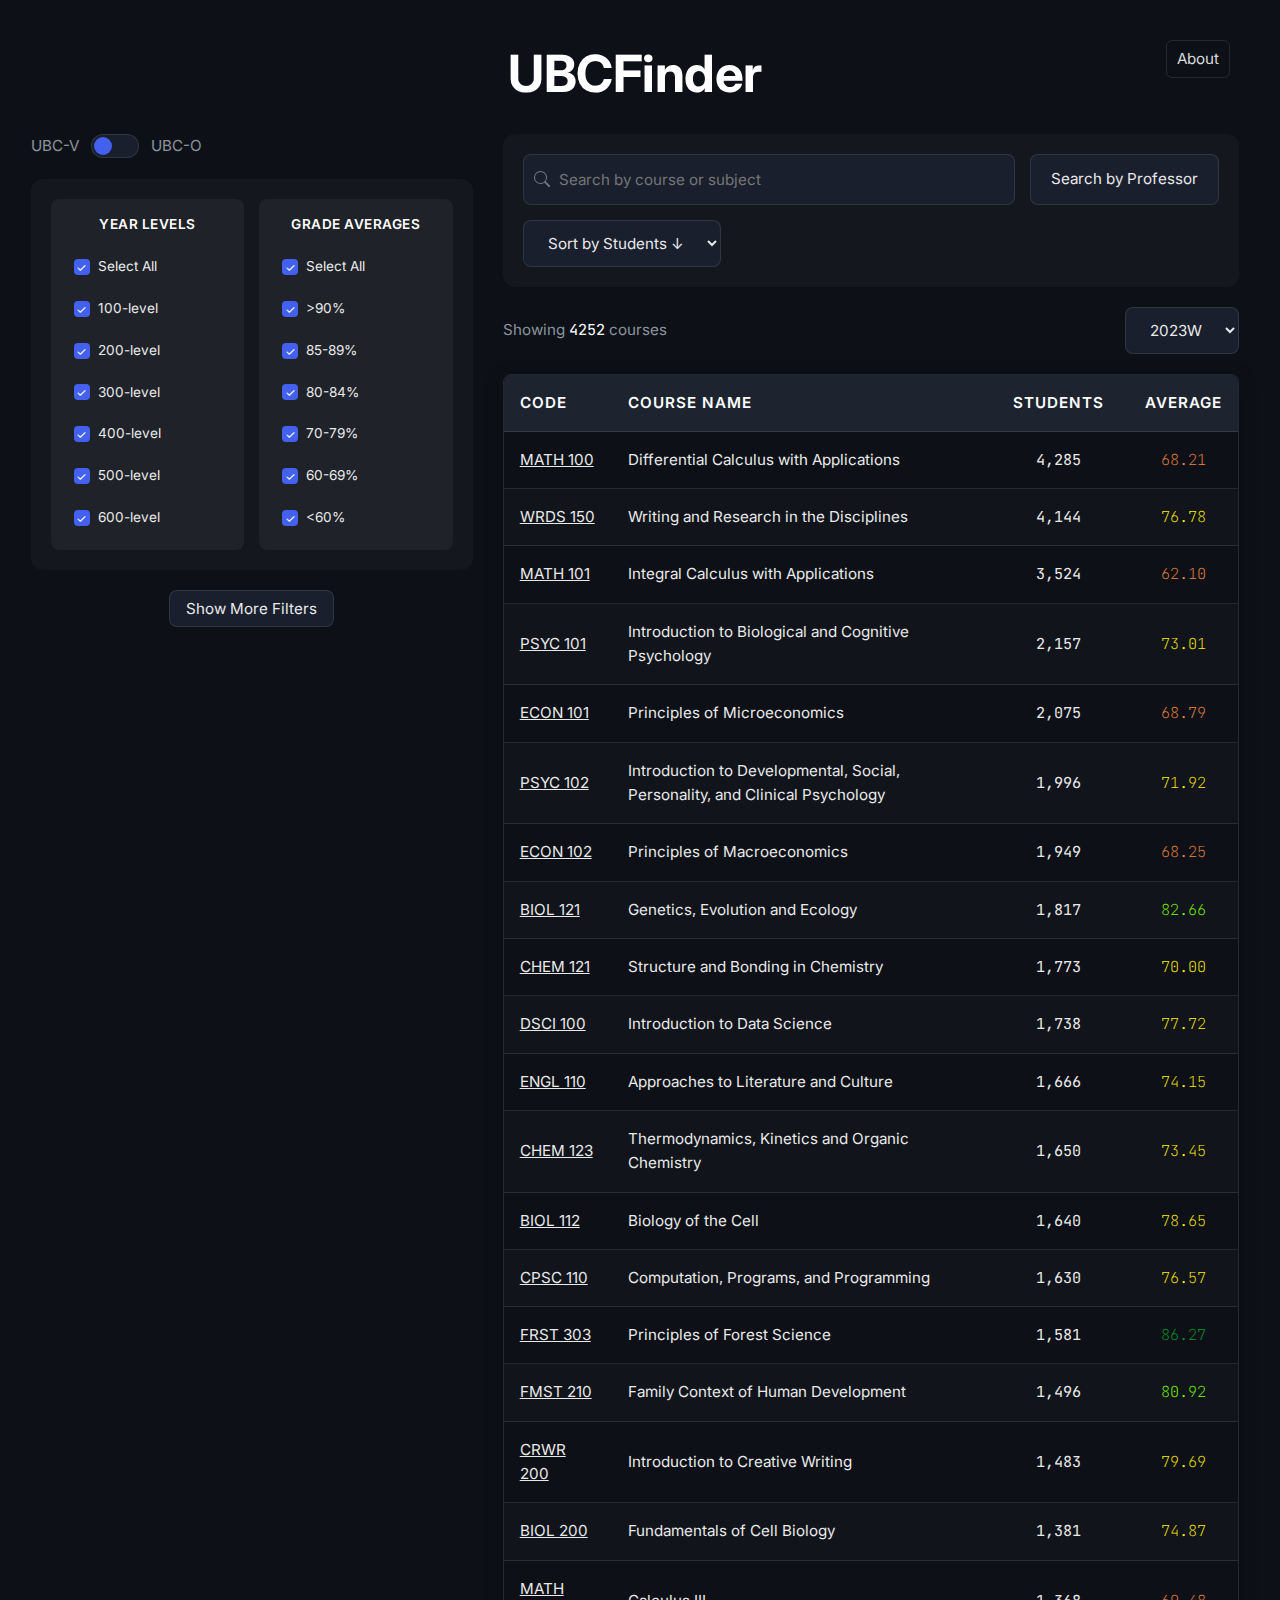
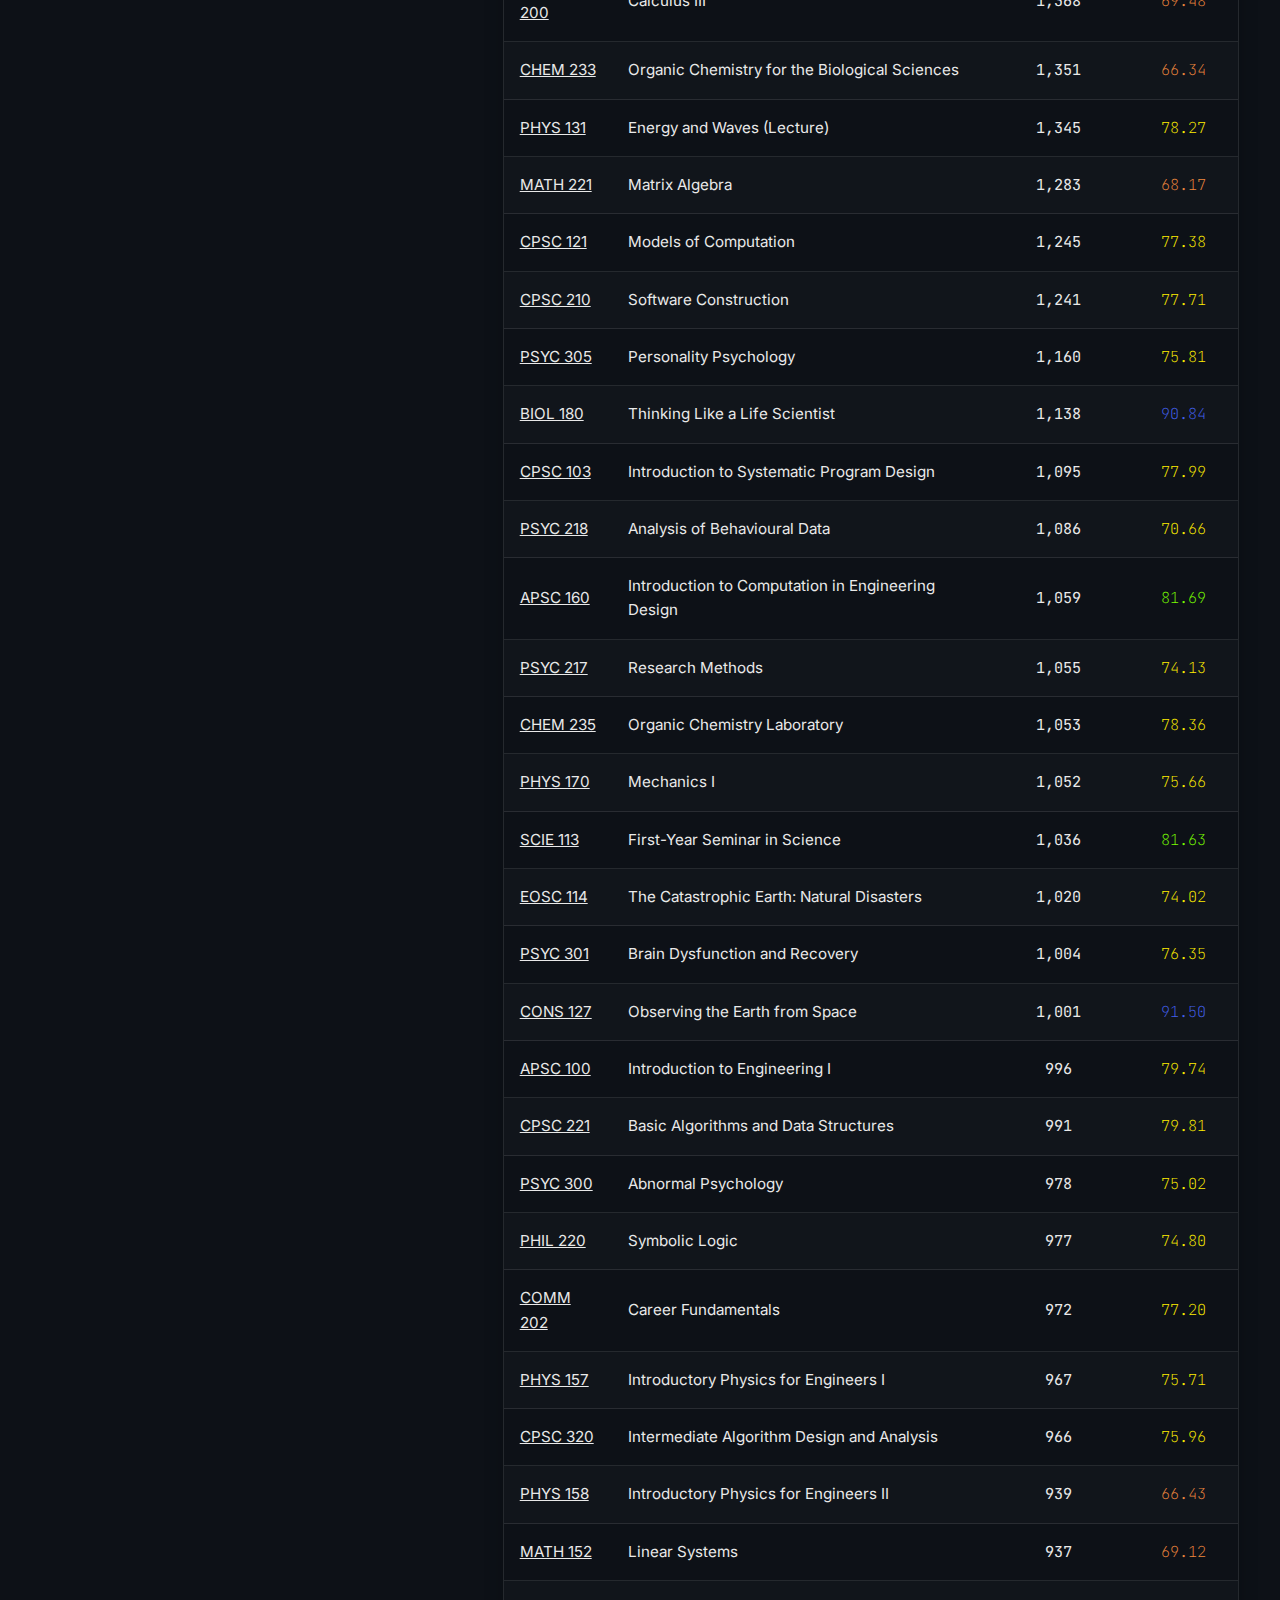
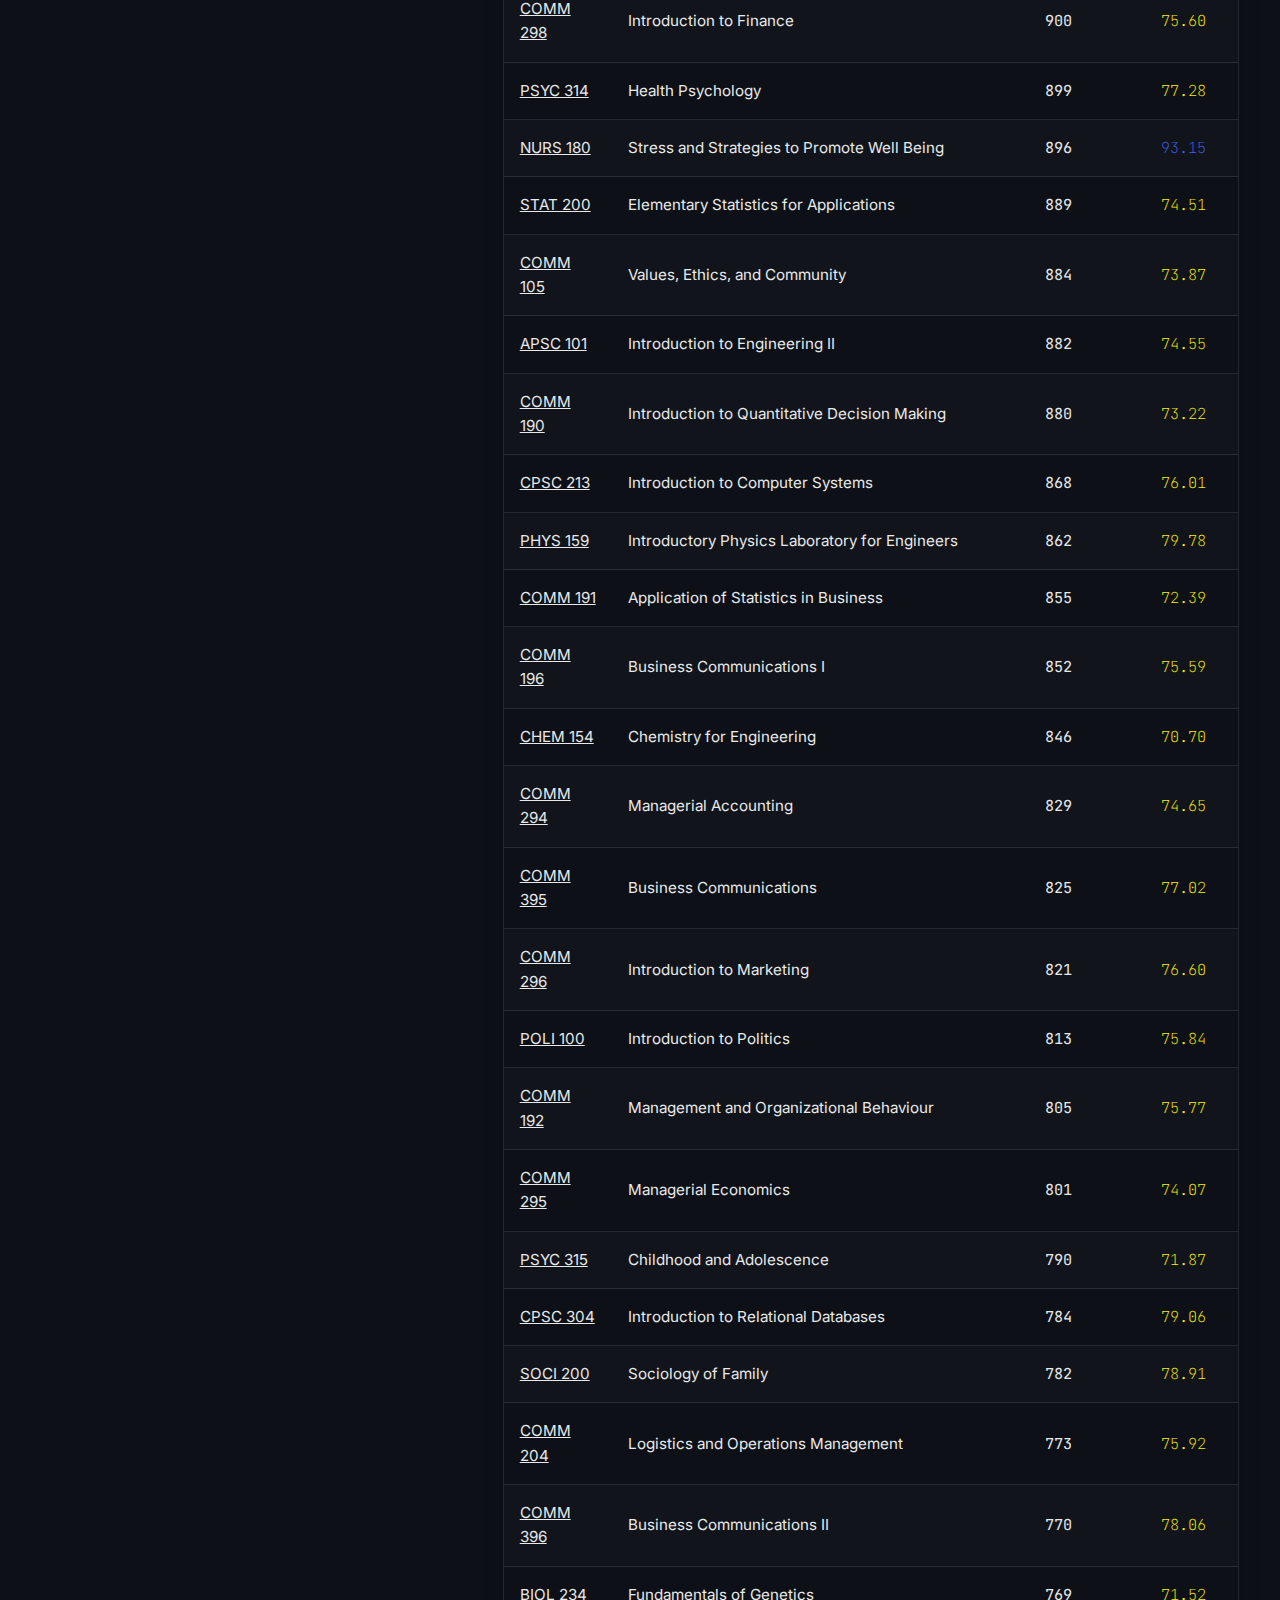
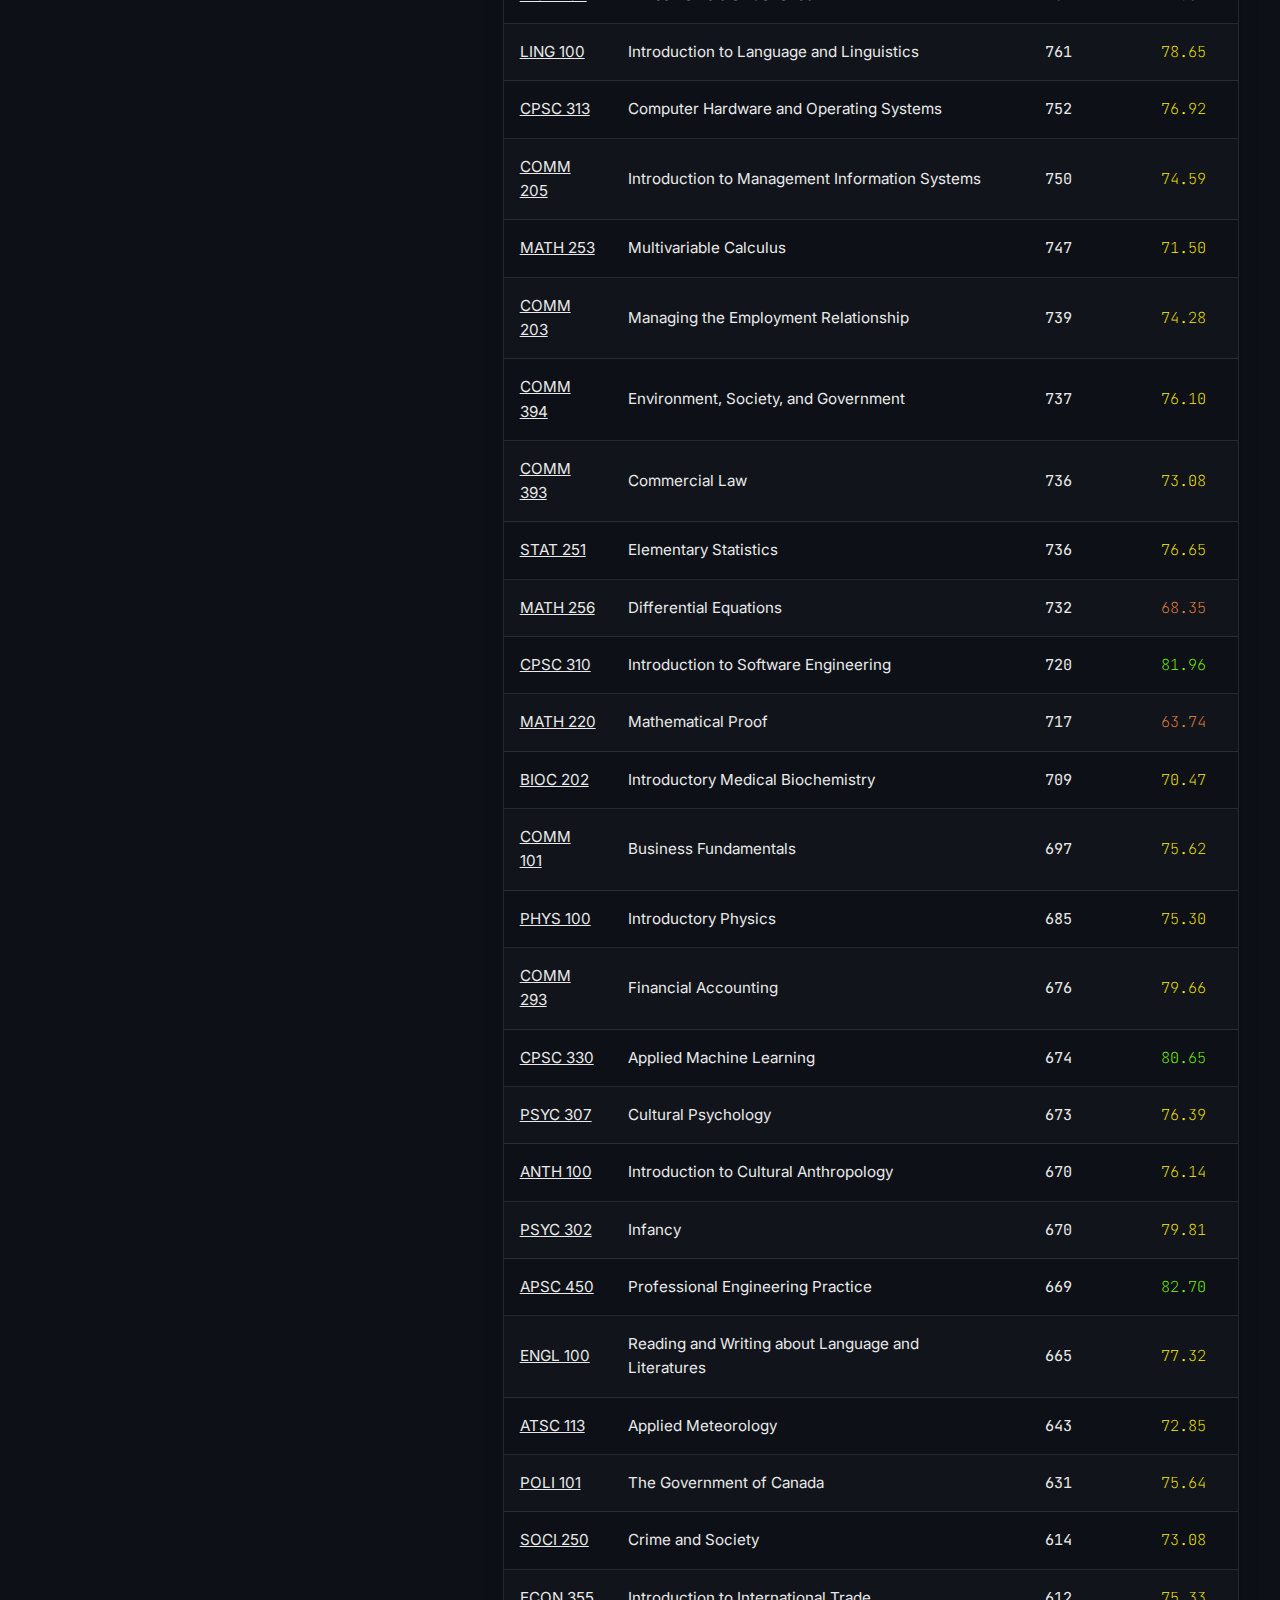
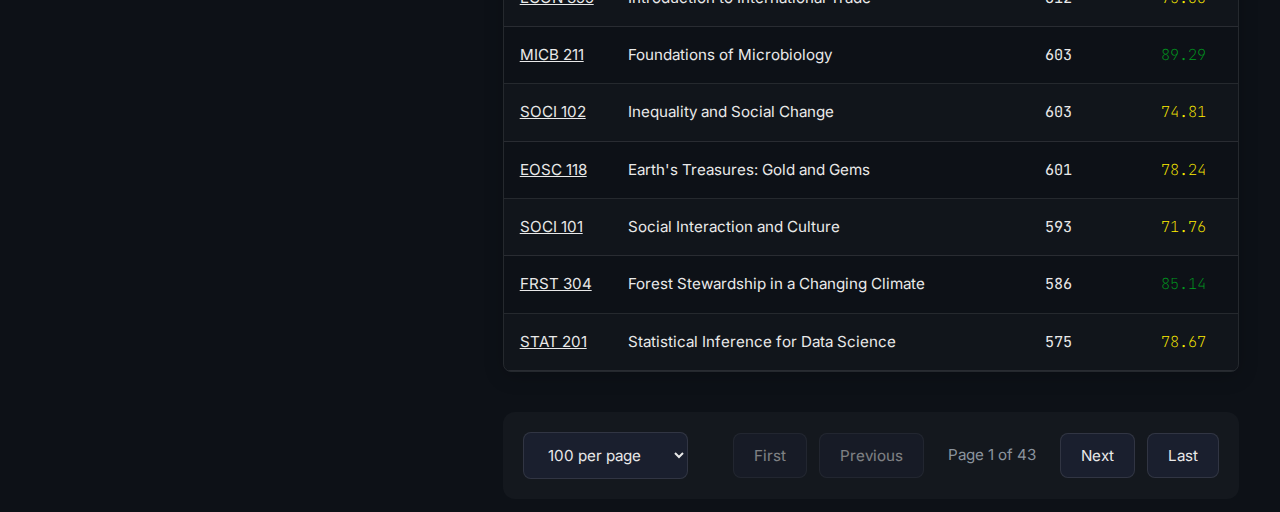
<file: index.html>
<!DOCTYPE html>
<html lang="en">

<head>
    <!-- Google tag (gtag.js) -->
    <script async src="https://www.googletagmanager.com/gtag/js?id=G-SWRZCLZPTZ"></script>
    <script>
        window.dataLayer = window.dataLayer || [];
        function gtag() { dataLayer.push(arguments); }
        gtag('js', new Date());

        gtag('config', 'G-SWRZCLZPTZ');
    </script>
    <meta name="description"
        content="UBCFinder is a tool designed to help UBC students easily find and compare courses by displaying averages, grade distributions, prerequisites, and other course information.">
    <meta name="keywords"
        content="ubcfinder, UBC, University of British Columbia, courses, grades, prerequisites, course finder, GPA booster">
    <link rel="icon" href="/favicon.ico">
    <meta charset="UTF-8">
    <meta name="viewport" content="width=device-width, initial-scale=1.0">

    <meta http-equiv="Cache-Control" content="no-cache, no-store, must-revalidate" />
    <meta http-equiv="Pragma" content="no-cache" />
    <meta http-equiv="Expires" content="0" />

    <title>UBCFinder</title>
    <link rel="stylesheet" href="/styles/main.css?v=1.2.3">
</head>

<body>
    <div class="credit">
        <a href="credits.html" class="credit-link">About</a>
    </div>
    <button class="menu-button">☰ Filters</button>
    <div class="sidebar-overlay"></div>

    <div class="header-container">
        <h1>
            <a href="index.html" style="text-decoration: none; color: inherit; cursor: pointer;">UBCFinder</a>
        </h1>
    </div>

    <div class="page-container">
        <aside class="sidebar">
            <div class="campus-toggle">
                <span class="toggle-label">UBC-V</span>
                <label class="switch">
                    <input type="checkbox" id="campusToggle">
                    <span class="slider round"></span>
                </label>
                <span class="toggle-label">UBC-O</span>
            </div>

            <!-- Always visible filters -->
            <div class="filter-group">
                <div class="filters-row">
                    <div class="filter-section">
                        <h4>Year Levels</h4>
                        <div id="yearLevelFilters" class="filter-container"></div>
                    </div>

                    <div class="filter-section">
                        <h4>Grade Averages</h4>
                        <div id="averageFilters" class="filter-container"></div>
                    </div>
                </div>
            </div>

            <button type="button" class="show-more-filters" id="showMoreFilters">Show More Filters</button>

            <!-- Collapsible filters -->
            <div class="filter-group collapsible" id="collapsibleFilters">
                <div class="filters-row">
                    <div class="filter-section">
                        <h4>Student Count</h4>
                        <div id="studentFilters" class="filter-container"></div>
                    </div>

                    <div class="filter-section">
                        <h4>Credits</h4>
                        <div id="creditFilters" class="filter-container"></div>
                    </div>
                </div>

                <div class="filters-row">
                    <div class="filter-section">
                        <h4>Faculties</h4>
                        <div id="facultyFilters" class="filter-container"></div>
                    </div>
                </div>
            </div>

            <button id="backToTop" class="back-to-top">Back to Top</button>
        </aside>

        <main class="main-content">
            <div class="control-panel">
                <input type="text" id="searchInput" class="search-input" placeholder="Search by course or subject">
                <a href="professors.html" class="control-button">Search by Professor</a>
                <select id="sortBy" class="filter-select">
                    <option value="students">Sort by Students ↓</option>
                    <option value="students-asc">Sort by Students ↑</option>
                    <option value="code">Sort by Code</option>
                    <option value="average">Sort by Average ↓</option>
                    <option value="average-asc">Sort by Average ↑</option>
                </select>
            </div>

            <div class="courses-header">
                <div class="courses-header-left">
                    <div class="total-courses">
                        Showing <span id="totalCourses" class="value">--</span> courses
                    </div>
                </div>

                <select id="sessionSelect" class="filter-select">
                    <option value="2023W">2023W</option>
                    <option value="2023S">2023S</option>
                    <option value="2022W">2022W</option>
                    <option value="2022S">2022S</option>
                    <option value="2021W">2021W</option>
                    <option value="2021S">2021S</option>
                </select>
            </div>

            <div class="table-container">
                <table id="courseTable">
                    <thead>
                        <tr>
                            <th>Code</th>
                            <th>Course Name</th>
                            <th>Students</th>
                            <th>Average</th>
                        </tr>
                    </thead>
                    <tbody></tbody>
                </table>
            </div>
            <div id="paginationContainer"></div>
        </main>
    </div>

    <script type="module" src="/js/main.js?v=1.2.3"></script>
</body>

</html>
</file>
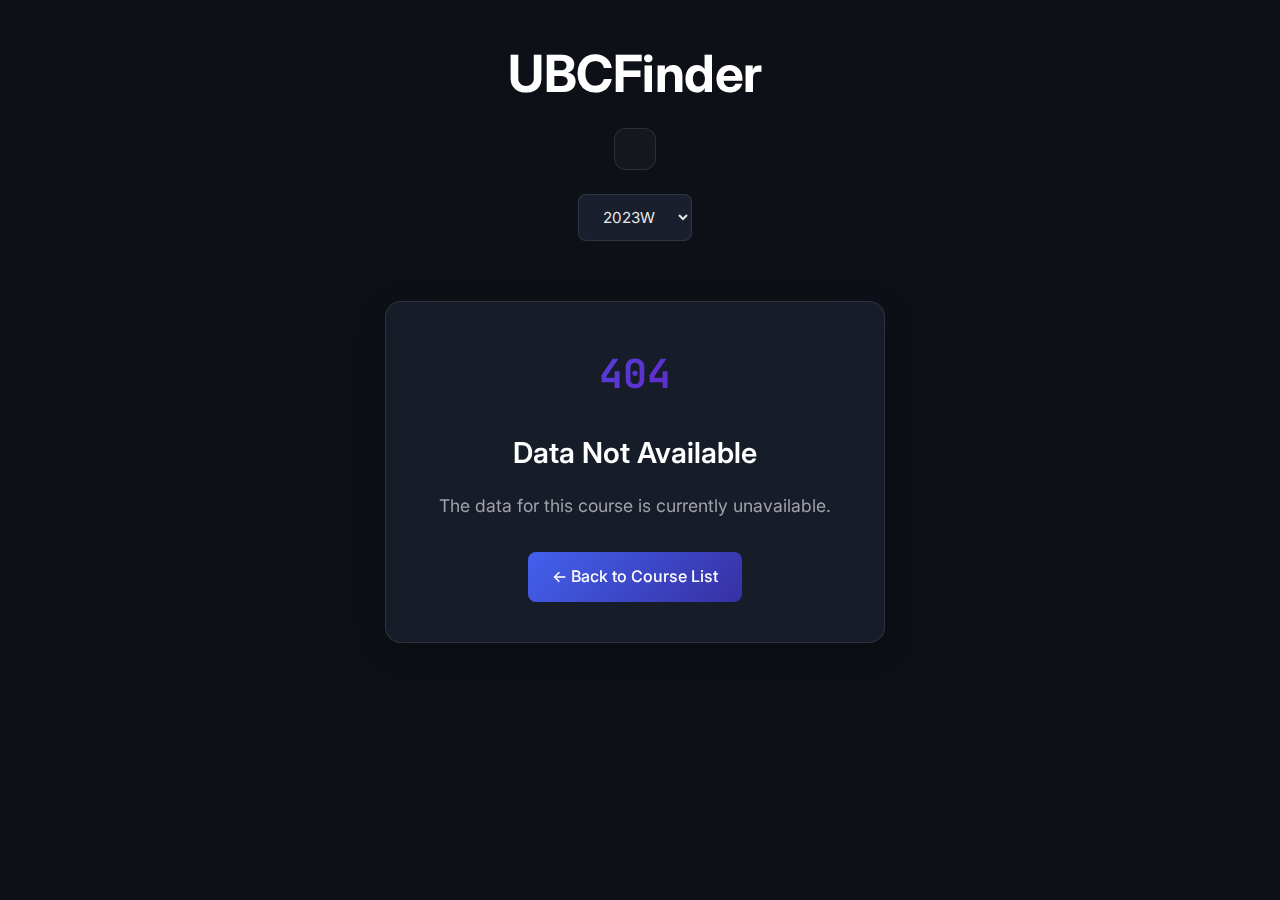
<file: course-details.html>
<!DOCTYPE html>
<html lang="en">

<head>
    <!-- Google tag (gtag.js) -->
    <script async src="https://www.googletagmanager.com/gtag/js?id=G-SWRZCLZPTZ"></script>
    <script>
        window.dataLayer = window.dataLayer || [];
        function gtag() { dataLayer.push(arguments); }
        gtag('js', new Date());
        gtag('config', 'G-SWRZCLZPTZ');
    </script>
    <meta name="description"
        content="UBCFinder is a tool designed to help UBC students easily find and compare courses by displaying averages, grade distributions, prerequisites, and other course information.">
    <meta name="keywords"
        content="ubcfinder, UBC, University of British Columbia, courses, grades, prerequisites, course finder, GPA booster">
    <link rel="icon" href="/favicon.ico">
    <meta charset="UTF-8">
    <meta name="viewport" content="width=device-width, initial-scale=1.0">

    <meta http-equiv="Cache-Control" content="no-cache, no-store, must-revalidate" />
    <meta http-equiv="Pragma" content="no-cache" />
    <meta http-equiv="Expires" content="0" />

    <title>UBCFinder - Course Details</title>
    <link rel="stylesheet" href="/styles/main.css?v=1.2.3">
</head>

<body>

    <div class="header-container">
        <h1><a href="index.html" class="home-link">UBCFinder</a></h1>
        <div class="course-header-wrapper">
            <div class="course-header-flex">
                <div class="course-header-box">
                    <div class="course-header">
                        <h2 id="courseTitle">
                            <span id="courseCode"></span> - <span id="courseName"></span>
                        </h2>
                        <p id="courseDescription" class="course-description"></p>
                        <p id="courseSubject" class="course-credits"></p>
                        <p id="credFacElement" class="course-credits"></p>
                    </div>
                </div>
                <div class="session-selector">
                    <select id="sessionSelect" class="filter-select">
                        <option value="2023W">2023W</option>
                        <option value="2023S">2023S</option>
                        <option value="2022W">2022W</option>
                        <option value="2022S">2022S</option>
                        <option value="2021W">2021W</option>
                        <option value="2021S">2021S</option>
                    </select>
                </div>
            </div>
        </div>
    </div>

    <div class="course-details-container">
        <div class="course-details-grid">
            <!-- Professors Box -->
            <div class="details-box professors-box">
                <div class="box-content" id="professorsContent"></div>
            </div>

            <!-- Grades Box -->
            <div class="details-box grades-box">
                <div class="box-content" id="gradesContent"></div>
            </div>

            <!-- Prerequisites Box -->
            <div class="details-box prerequisites-box">
                <h3>Course Requirements</h3>
                <div class="box-content">
                    <div class="section">
                        <h4>Prerequisites:</h4>
                        <div id="prerequisites">None</div>
                    </div>
                    <div class="section">
                        <h4>Corequisites:</h4>
                        <div id="corequisites">None</div>
                    </div>
                    <div class="section">
                        <h4>Required by:</h4>
                        <div id="dependencies">None</div>
                    </div>
                </div>
            </div>
        </div>
    </div>

    <script type="module" src="js/course-details/manager.js?v=1.2.3"></script>
</body>

</html>
</file>
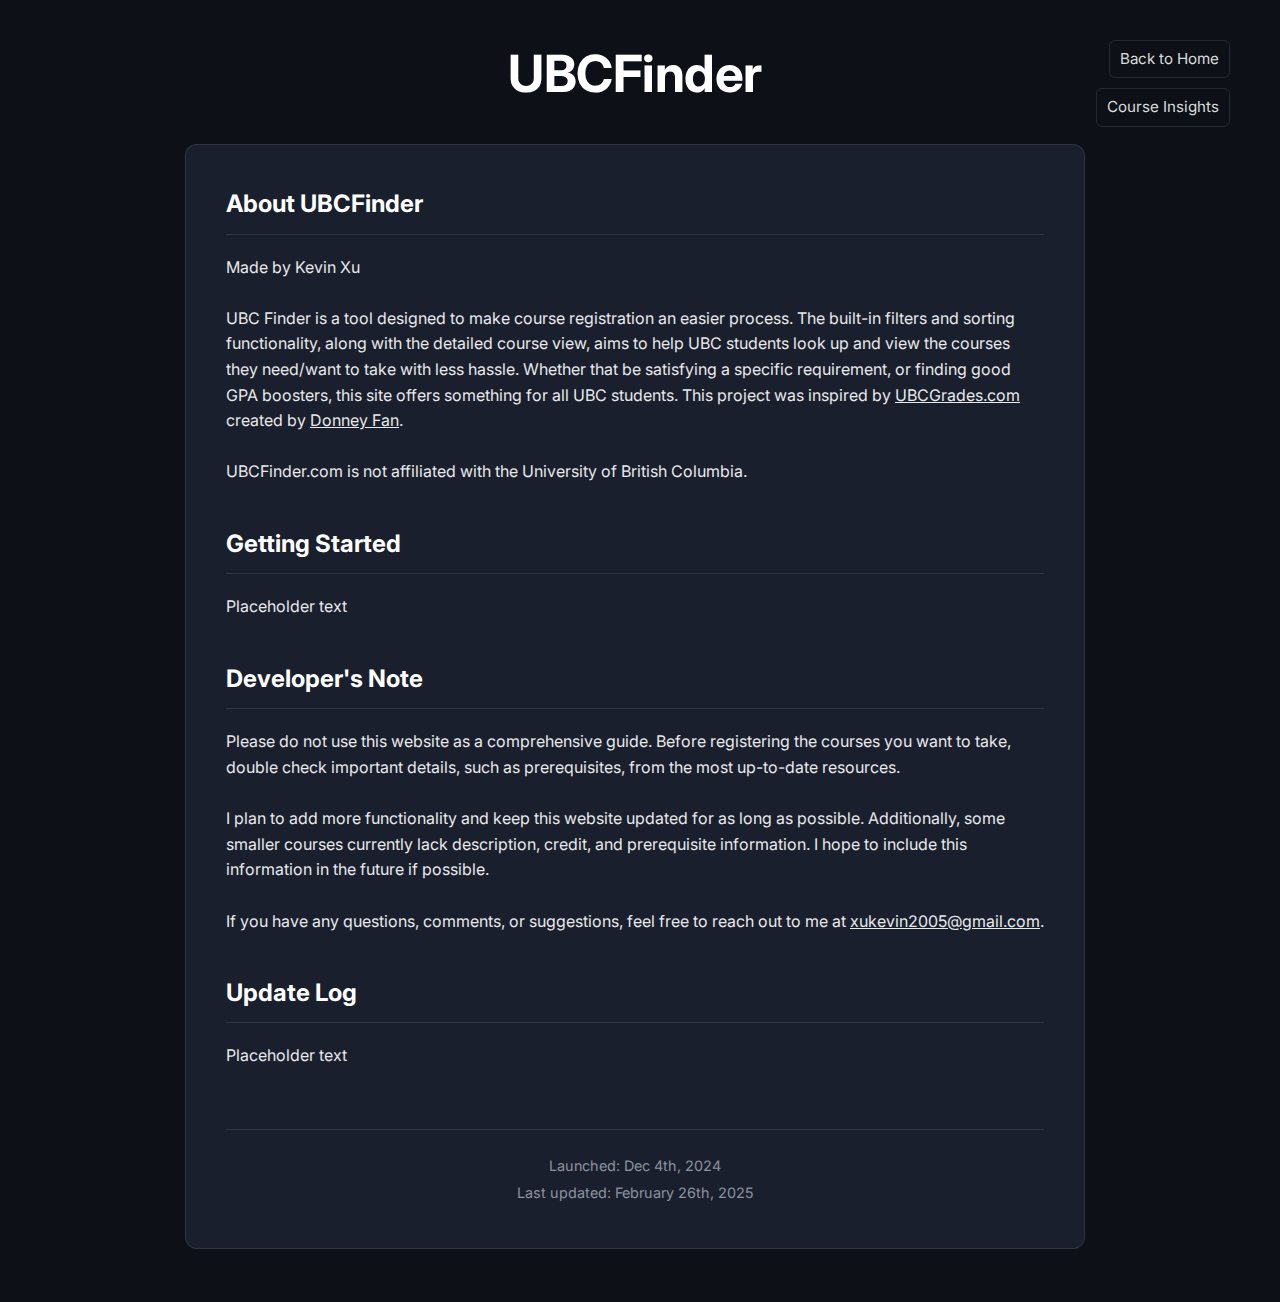
<file: credits.html>
<!DOCTYPE html>
<html lang="en">

<head>
    <!-- Google tag (gtag.js) -->
    <script async src="https://www.googletagmanager.com/gtag/js?id=G-SWRZCLZPTZ"></script>
    <script>
        window.dataLayer = window.dataLayer || [];
        function gtag() { dataLayer.push(arguments); }
        gtag('js', new Date());

        gtag('config', 'G-SWRZCLZPTZ');
    </script>
    <meta name="description"
        content="UBC Finder is a tool designed to help UBC students easily find and compare courses by displaying averages, grade distributions, prerequisites, and other course information.">
    <meta name="keywords"
        content="ubcfinder, UBC, University of British Columbia, courses, grades, prerequisites, course finder, GPA booster">
    <link rel="icon" href="/favicon.ico">
    <meta charset="UTF-8">
    <meta name="viewport" content="width=device-width, initial-scale=1.0">

    <meta http-equiv="Cache-Control" content="no-cache, no-store, must-revalidate" />
    <meta http-equiv="Pragma" content="no-cache" />
    <meta http-equiv="Expires" content="0" />

    <title>UBCFinder - Credits</title>
    <link rel="stylesheet" href="/styles/main.css?v=1.2.3">

</head>

<body>
    <div class="credit">
        <a href="index.html" class="credit-link">Back to Home</a>
        <a href="data.html" class="credit-link">Course Insights</a>
    </div>

    <div class="header-container">
        <h1><a href="index.html" style="text-decoration: none; color: inherit; cursor: pointer;">UBCFinder</a></h1>
    </div>

    <div class="credits-container">
        <div class="credits-content">
            <section class="credits-section">
                <h2>About UBCFinder</h2>
                <p>Made by Kevin Xu
                </p>
                <br>
                <p>UBC Finder is a tool designed to make course registration an easier process. The built-in filters and
                    sorting functionality, along with the detailed course view, aims to help UBC students look up and
                    view the
                    courses they need/want to take with less hassle. Whether that be satisfying a specific requirement,
                    or finding good GPA boosters, this site offers something for all UBC students. This project was
                    inspired by
                    <a href="https://ubcgrades.com" target="_blank" rel="noopener" class="course-link">UBCGrades.com</a>
                    created by
                    <a href="https://donneyfan.com" target="_blank" rel="noopener" class="course-link">Donney Fan</a>.
                </p>
                <br>
                <p>
                    UBCFinder.com is not affiliated with the University of British Columbia.</p>
            </section>

            <section class="credits-section">
                <h2>Getting Started</h2>
                <p>Placeholder text
                </p>
            </section>

            <section class="credits-section">
                <h2>Developer's Note</h2>
                <p>Please do not use this website as a comprehensive guide.
                    Before registering the courses you want to take, double check important details, such as
                    prerequisites, from the most up-to-date resources.
                </p>
                <br>
                <p>I plan to add more functionality and keep this website updated for as long as possible.
                    Additionally, some smaller courses currently lack description, credit, and prerequisite information.
                    I hope to include this information in the future if possible.
                </p>
                <br>
                <p>
                    If you have any questions, comments, or suggestions, feel free to reach out to me at <a
                        href="mailto:xukevin2005@gmail.com" target="_blank" rel="noopener"
                        class="course-link">xukevin2005@gmail.com</a>.</p>
            </section>

            <section class="credits-section">
                <h2>Update Log</h2>
                <p>Placeholder text
                </p>
            </section>

            <footer class="credits-footer">
                <p>Launched: Dec 4th, 2024</p>
                <p>Last updated: February 26th, 2025</p>
            </footer>
        </div>
    </div>
</body>

</html>
</file>
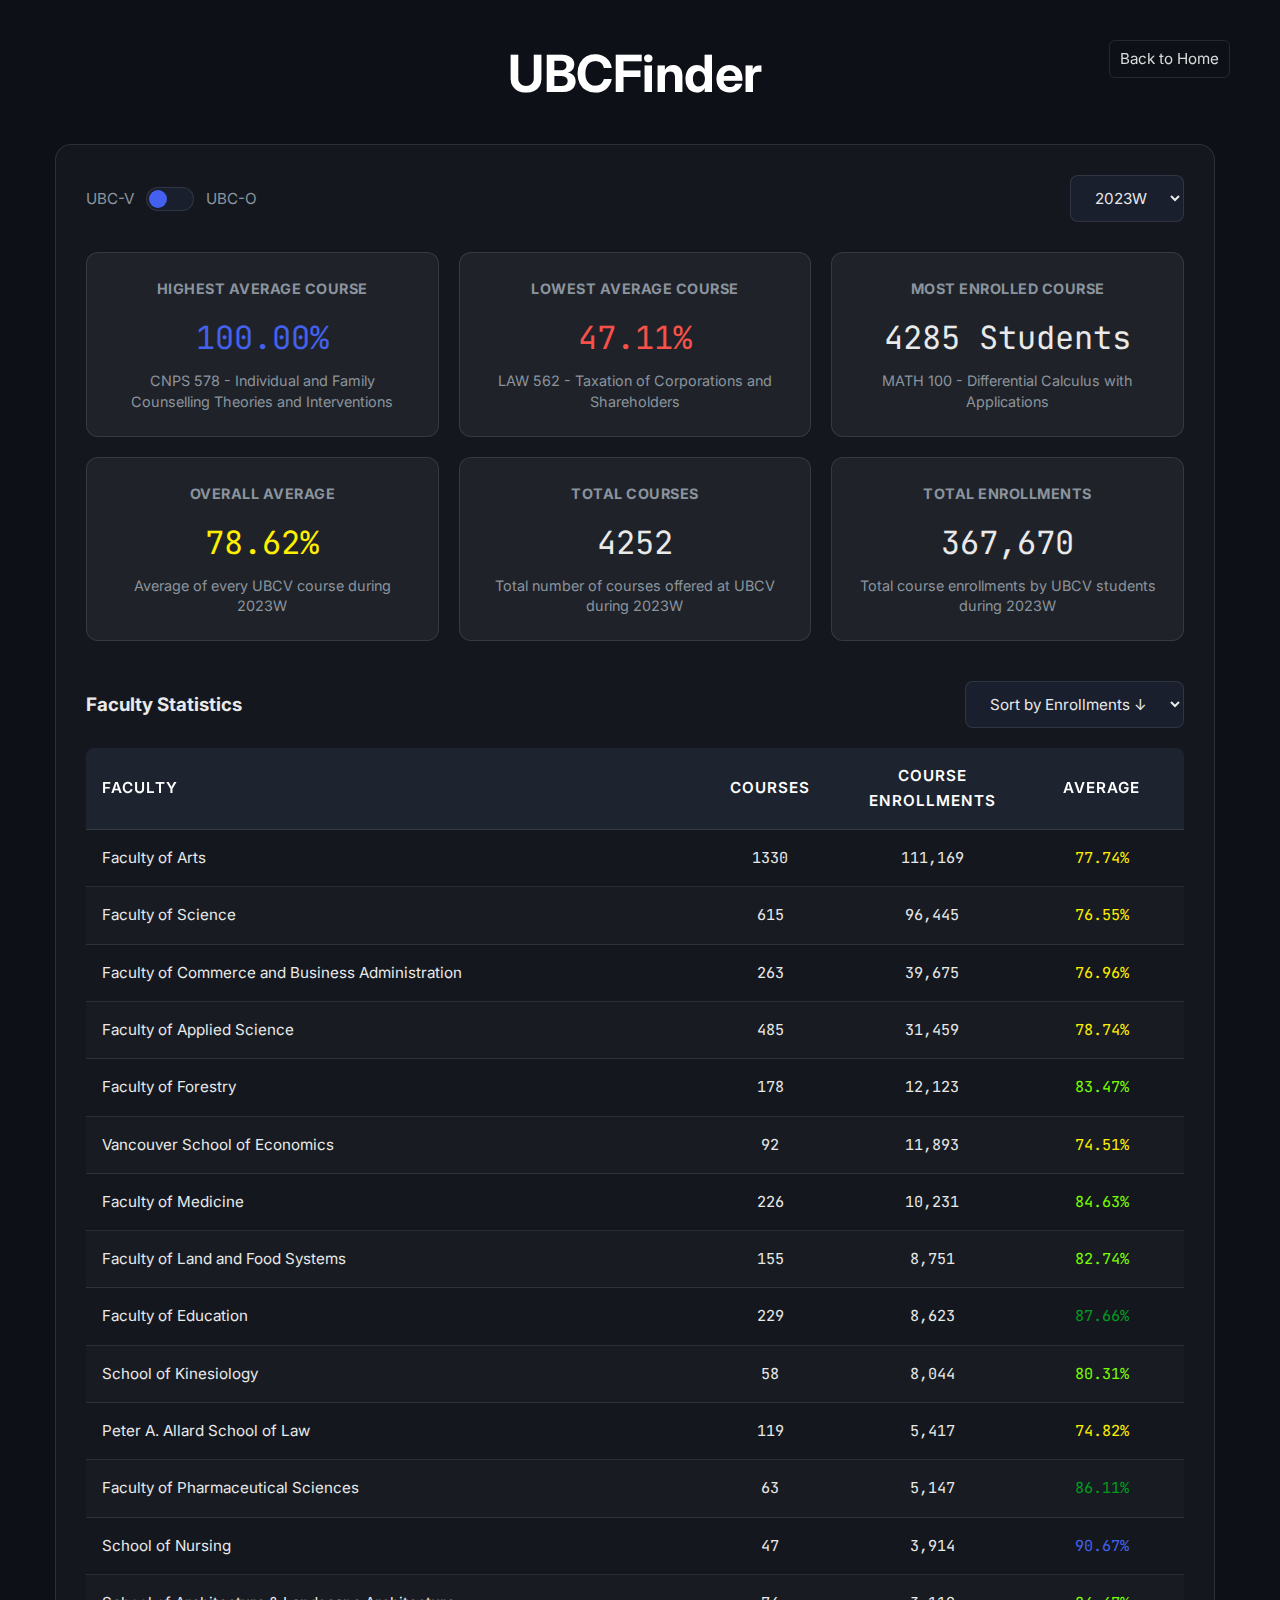
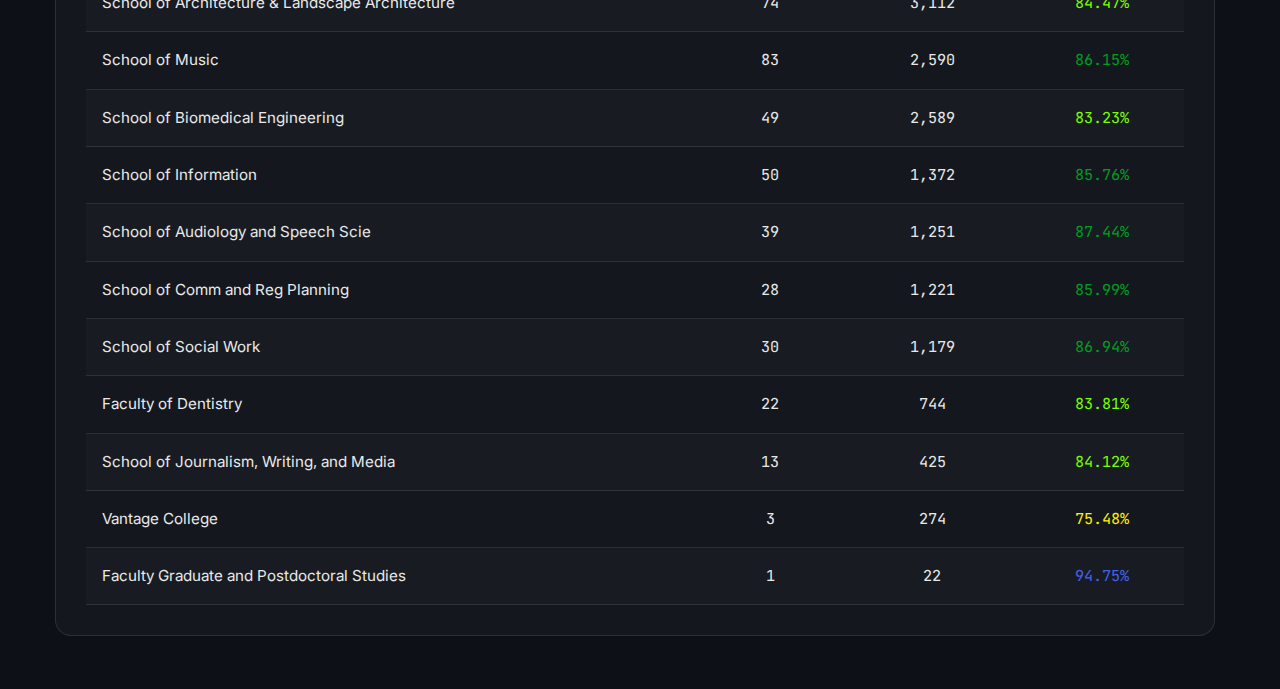
<file: data.html>
<!DOCTYPE html>
<html lang="en">

<head>
    <!-- Google tag (gtag.js) -->
    <script async src="https://www.googletagmanager.com/gtag/js?id=G-SWRZCLZPTZ"></script>
    <script>
        window.dataLayer = window.dataLayer || [];
        function gtag() { dataLayer.push(arguments); }
        gtag('js', new Date());
        gtag('config', 'G-SWRZCLZPTZ');
    </script>
    <meta name="description" content="Interesting statistics and insights about UBC courses">
    <meta name="keywords" content="ubcfinder, UBC, statistics, course data, insights">
    <link rel="icon" href="/favicon.ico">
    <meta charset="UTF-8">
    <meta name="viewport" content="width=device-width, initial-scale=1.0">

    <meta http-equiv="Cache-Control" content="no-cache, no-store, must-revalidate" />
    <meta http-equiv="Pragma" content="no-cache" />
    <meta http-equiv="Expires" content="0" />

    <title>UBCFinder - Course Insights</title>
    <link rel="stylesheet" href="/styles/main.css?v=1.2.3">
</head>

<body>
    <div class="credit">
        <a href="index.html" class="credit-link">Back to Home</a>
    </div>

    <div class="header-container">
        <h1><a href="index.html" class="home-link">UBCFinder</a></h1>
    </div>

    <div class="insights-container">
        <div class="insights-content">
            <div id="statsContent">
                <!-- Stats will be populated here -->
            </div>
        </div>
    </div>

    <script type="module" src="/js/insights.js?v=1.2.3"></script>
</body>

</html>
</file>
<file: styles/main.css>
@import './base.css';
@import './layout.css';
@import './components/form-controls.css';
@import './components/filters.css';
@import './components/table.css';
@import './components/toggle.css';
@import './course-details/base.css';
@import './course-details/grades.css';
@import './course-details/prerequisites.css';
@import './course-details/professors.css';
@import './course-details/not-found.css';
@import './credits.css';
@import './insights.css';
</file>
